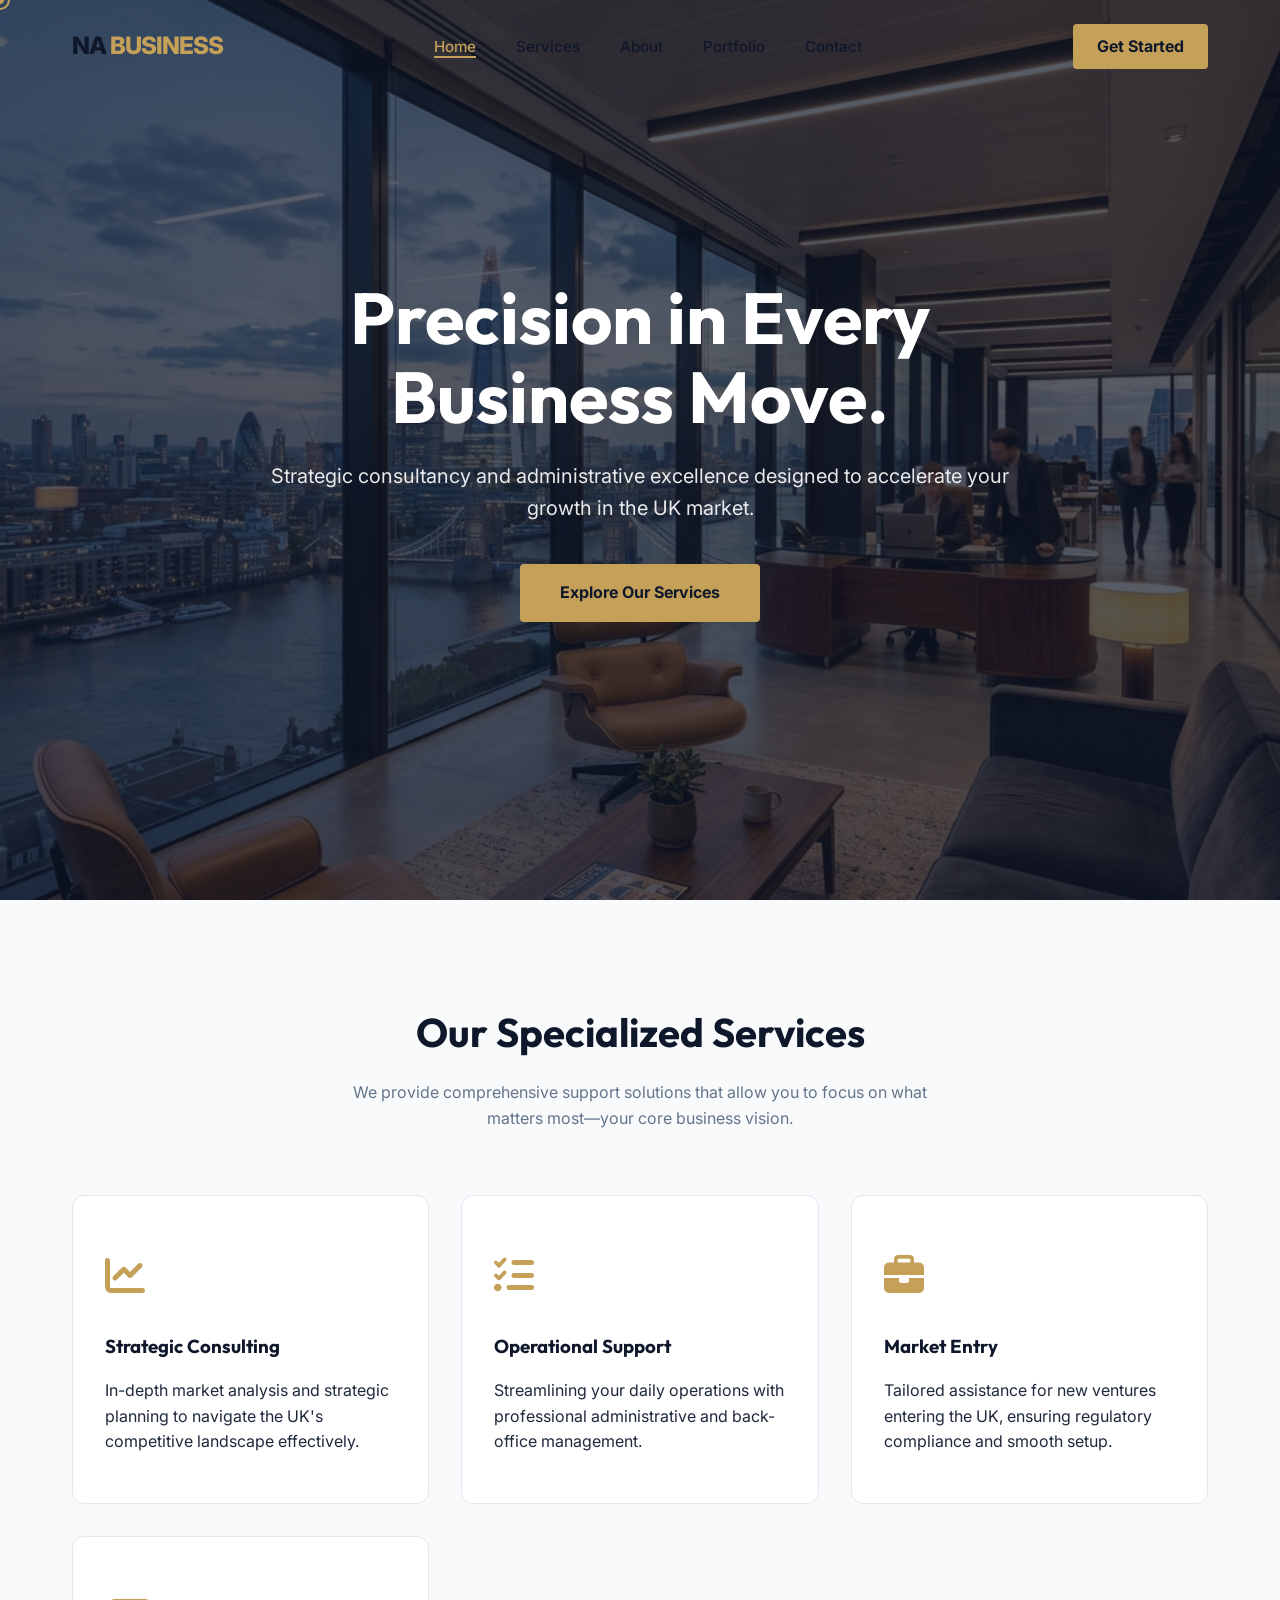
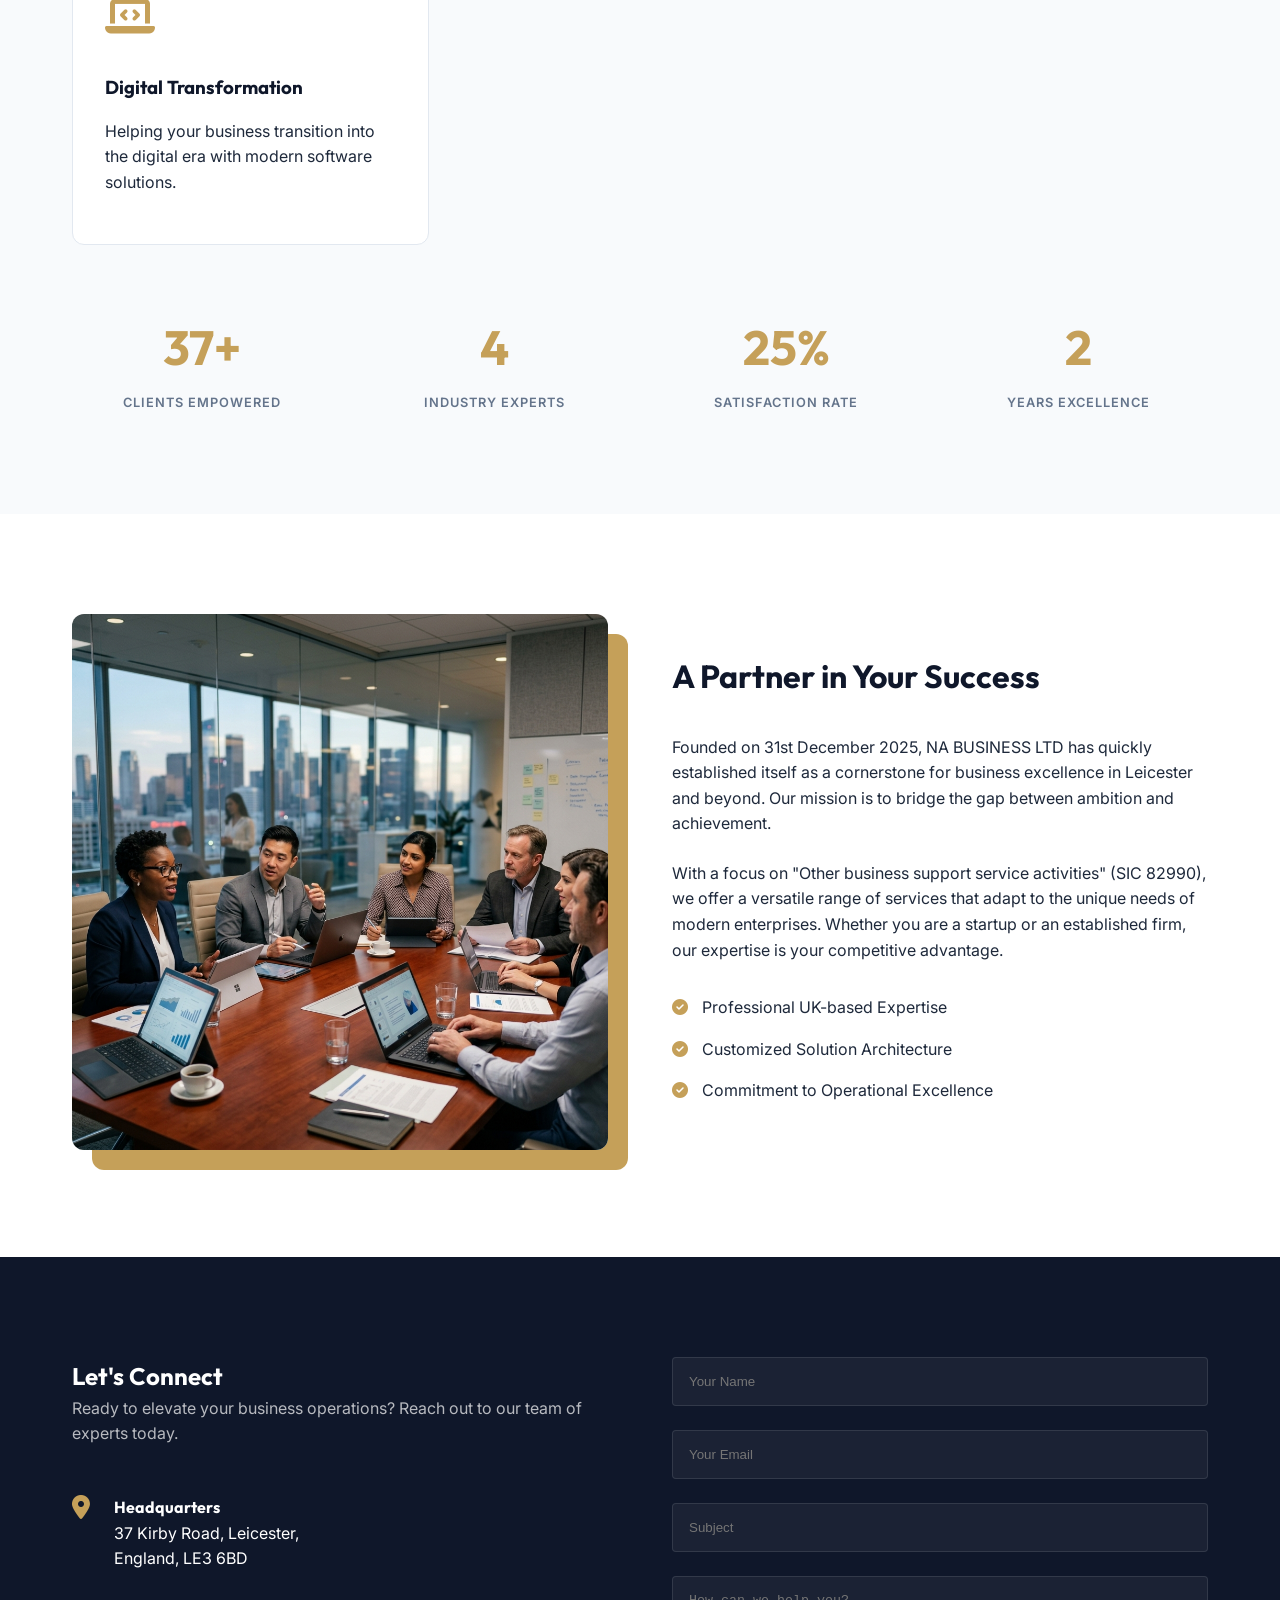
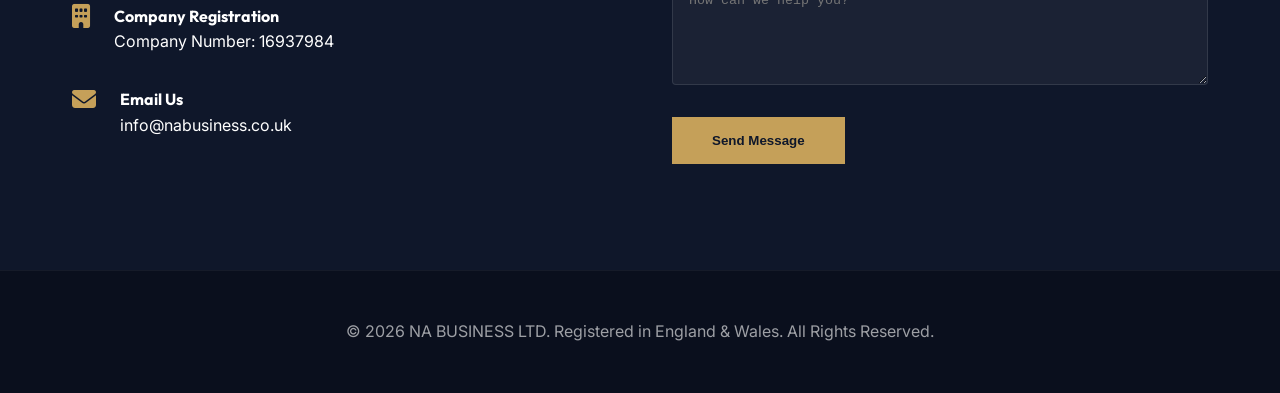
<file: index.html>
<!DOCTYPE html>
<html lang="en">
<head>
    <meta charset="UTF-8">
    <meta name="viewport" content="width=device-width, initial-scale=1.0">
    <title>NA BUSINESS LTD | Premier Business Support Services UK</title>
    <meta name="description" content="NA BUSINESS LTD provides elite business support and strategic consultancy services in the UK. Empowering businesses through innovation and excellence.">
    
    <!-- Fonts -->
    <link rel="preconnect" href="https://fonts.googleapis.com">
    <link rel="preconnect" href="https://fonts.gstatic.com" crossorigin>
    <link href="https://fonts.googleapis.com/css2?family=Inter:wght@400;500;600&family=Outfit:wght@700;800&display=swap" rel="stylesheet">
    
    <!-- Icons -->
    <link rel="stylesheet" href="https://cdnjs.cloudflare.com/ajax/libs/font-awesome/6.4.0/css/all.min.css">
    
    <!-- Styles -->
    <link rel="stylesheet" href="style.css">
</head>
<body>
    <div id="preloader">
        <div class="loader-content">
            <div class="loader-logo">NA <span>BUSINESS</span></div>
            <div class="loader-bar"></div>
        </div>
    </div>

    <div class="cursor"></div>
    <div class="cursor-follower"></div>
    <div class="scroll-progress"></div>

    <header id="header">
        <div class="container">
            <nav>
                <a href="#" class="logo">NA <span>BUSINESS</span></a>
                <ul class="nav-links">
                    <li><a href="index.html">Home</a></li>
                    <li><a href="services.html">Services</a></li>
                    <li><a href="about.html">About</a></li>
                    <li><a href="portfolio.html">Portfolio</a></li>
                    <li><a href="contact.html">Contact</a></li>
                </ul>
                <a href="contact.html" class="cta-button" style="padding: 0.6rem 1.5rem; animation: none;">Get Started</a>
            </nav>
        </div>
    </header>

    <main>
        <!-- Hero Section -->
        <section id="home" class="hero">
            <div class="container">
                <div class="hero-content">
                    <h1>Precision in Every Business Move.</h1>
                    <p>Strategic consultancy and administrative excellence designed to accelerate your growth in the UK market.</p>
                    <a href="services.html" class="cta-button">Explore Our Services</a>
                </div>
            </div>
        </section>

        <!-- Services Section -->
        <section id="services">
            <div class="container">
                <div class="section-header">
                    <h2>Our Specialized Services</h2>
                    <p>We provide comprehensive support solutions that allow you to focus on what matters most—your core business vision.</p>
                </div>
                <div class="services-grid">
                    <div class="service-card">
                        <div class="service-icon"><i class="fas fa-chart-line"></i></div>
                        <h3>Strategic Consulting</h3>
                        <p>In-depth market analysis and strategic planning to navigate the UK's competitive landscape effectively.</p>
                    </div>
                    <div class="service-card">
                        <div class="service-icon"><i class="fas fa-tasks"></i></div>
                        <h3>Operational Support</h3>
                        <p>Streamlining your daily operations with professional administrative and back-office management.</p>
                    </div>
                    <div class="service-card">
                        <div class="service-icon"><i class="fas fa-briefcase"></i></div>
                        <h3>Market Entry</h3>
                        <p>Tailored assistance for new ventures entering the UK, ensuring regulatory compliance and smooth setup.</p>
                    </div>
                    <div class="service-card">
                        <div class="service-icon"><i class="fas fa-laptop-code"></i></div>
                        <h3>Digital Transformation</h3>
                        <p>Helping your business transition into the digital era with modern software solutions.</p>
                    </div>
                </div>

                <div class="stats-container">
                    <div class="stat-item">
                        <h3 class="stat-number" data-target="150" data-suffix="+">0</h3>
                        <p>Clients Empowered</p>
                    </div>
                    <div class="stat-item">
                        <h3 class="stat-number" data-target="12" data-suffix="">0</h3>
                        <p>Industry Experts</p>
                    </div>
                    <div class="stat-item">
                        <h3 class="stat-number" data-target="100" data-suffix="%">0</h3>
                        <p>Satisfaction Rate</p>
                    </div>
                    <div class="stat-item">
                        <h3 class="stat-number" data-target="5" data-suffix="">0</h3>
                        <p>Years Excellence</p>
                    </div>
                </div>
            </div>
        </section>

        <!-- About Section -->
        <section id="about" class="about">
            <div class="container">
                <div class="about-wrapper">
                    <div class="about-image">
                        <img src="assets/images/about.png" alt="About NA BUSINESS LTD">
                    </div>
                    <div class="about-content">
                        <div class="section-header" style="text-align: left; margin-bottom: 2rem;">
                            <h2 style="font-size: 2rem;">A Partner in Your Success</h2>
                        </div>
                        <p style="margin-bottom: 1.5rem;">Founded on 31st December 2025, NA BUSINESS LTD has quickly established itself as a cornerstone for business excellence in Leicester and beyond. Our mission is to bridge the gap between ambition and achievement.</p>
                        <p style="margin-bottom: 1.5rem;">With a focus on "Other business support service activities" (SIC 82990), we offer a versatile range of services that adapt to the unique needs of modern enterprises. Whether you are a startup or an established firm, our expertise is your competitive advantage.</p>
                        <ul style="list-style: none; margin-top: 2rem;">
                            <li style="margin-bottom: 1rem;"><i class="fas fa-check-circle" style="color: var(--secondary); margin-right: 10px;"></i> Professional UK-based Expertise</li>
                            <li style="margin-bottom: 1rem;"><i class="fas fa-check-circle" style="color: var(--secondary); margin-right: 10px;"></i> Customized Solution Architecture</li>
                            <li style="margin-bottom: 1rem;"><i class="fas fa-check-circle" style="color: var(--secondary); margin-right: 10px;"></i> Commitment to Operational Excellence</li>
                        </ul>
                    </div>
                </div>
            </div>
        </section>

        <!-- Contact Section -->
        <section id="contact" class="contact">
            <div class="container">
                <div class="contact-grid">
                    <div class="contact-info">
                        <h2>Let's Connect</h2>
                        <p style="margin-bottom: 3rem; color: rgba(255,255,255,0.7);">Ready to elevate your business operations? Reach out to our team of experts today.</p>
                        
                        <div class="info-item">
                            <i class="fas fa-location-dot"></i>
                            <div>
                                <h4>Headquarters</h4>
                                <p>37 Kirby Road, Leicester,<br>England, LE3 6BD</p>
                            </div>
                        </div>
                        
                        <div class="info-item">
                            <i class="fas fa-building"></i>
                            <div>
                                <h4>Company Registration</h4>
                                <p>Company Number: 16937984</p>
                            </div>
                        </div>

                        <div class="info-item">
                            <i class="fas fa-envelope"></i>
                            <div>
                                <h4>Email Us</h4>
                                <p>info@nabusiness.co.uk</p>
                            </div>
                        </div>
                    </div>
                    
                    <div class="contact-form">
                        <form id="contactForm">
                            <input type="text" placeholder="Your Name" required>
                            <input type="email" placeholder="Your Email" required>
                            <input type="text" placeholder="Subject">
                            <textarea rows="5" placeholder="How can we help you?" required></textarea>
                            <button type="submit">Send Message</button>
                        </form>
                    </div>
                </div>
            </div>
        </section>
    </main>

    <footer>
        <div class="container">
            <p>&copy; 2026 NA BUSINESS LTD. Registered in England & Wales. All Rights Reserved.</p>
        </div>
    </footer>

    <script src="script.js"></script>
</body>
</html>
</file>
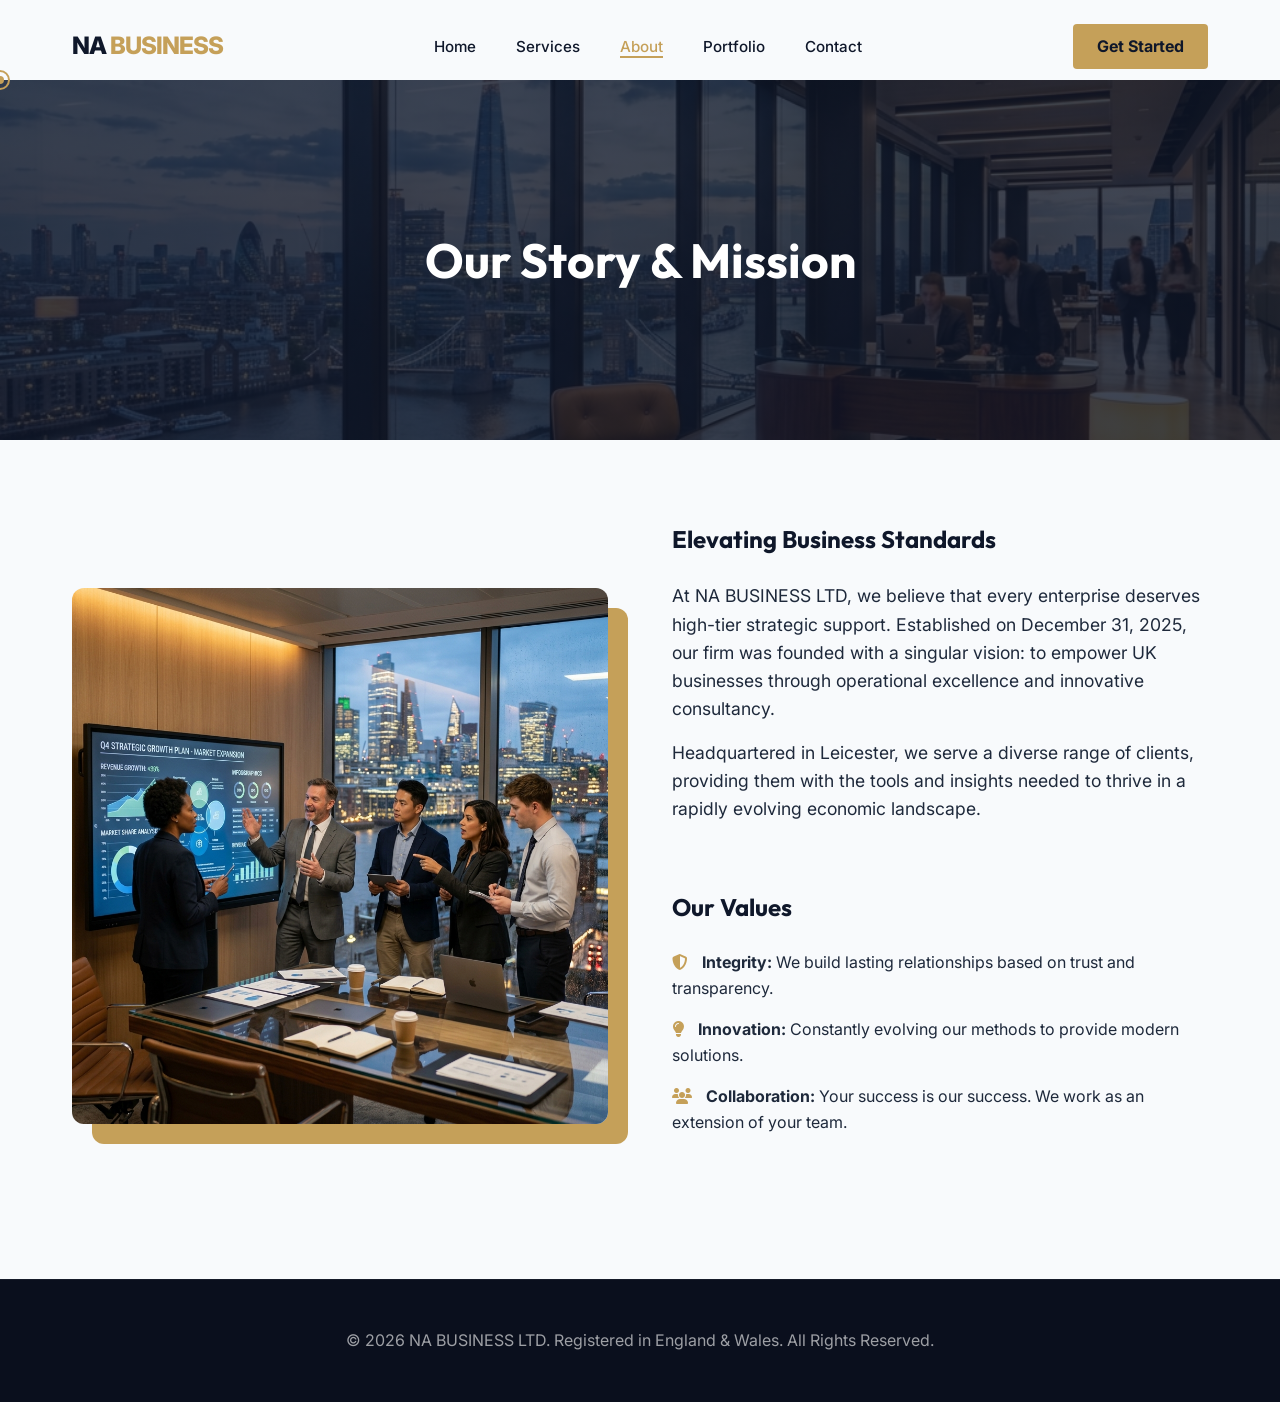
<file: about.html>
<!DOCTYPE html>
<html lang="en">
<head>
    <meta charset="UTF-8">
    <meta name="viewport" content="width=device-width, initial-scale=1.0">
    <title>About Us | NA BUSINESS LTD</title>
    <link rel="preconnect" href="https://fonts.googleapis.com">
    <link rel="preconnect" href="https://fonts.gstatic.com" crossorigin>
    <link href="https://fonts.googleapis.com/css2?family=Inter:wght@400;500;600&family=Outfit:wght@700;800&display=swap" rel="stylesheet">
    <link rel="stylesheet" href="https://cdnjs.cloudflare.com/ajax/libs/font-awesome/6.4.0/css/all.min.css">
    <link rel="stylesheet" href="style.css">
</head>
<body><div id="preloader"><div class="loader-content"><div class="loader-logo">NA <span>BUSINESS</span></div><div class="loader-bar"></div></div></div><div class="cursor"></div><div class="cursor-follower"></div><div class="scroll-progress"></div>
    <header id="header">
        <div class="container">
            <nav>
                <a href="index.html" class="logo">NA <span>BUSINESS</span></a>
                <ul class="nav-links">
                    <li><a href="index.html">Home</a></li>
                    <li><a href="services.html">Services</a></li>
                    <li><a href="about.html">About</a></li>
                    <li><a href="portfolio.html">Portfolio</a></li>
                    <li><a href="contact.html">Contact</a></li>
                </ul>
                <a href="contact.html" class="cta-button" style="padding: 0.6rem 1.5rem; animation: none;">Get Started</a>
            </nav>
        </div>
    </header>

    <div class="page-header">
        <div class="container">
            <h1>Our Story & Mission</h1>
        </div>
    </div>

    <section class="inner-section">
        <div class="container">
            <div class="about-wrapper">
                <div class="about-image">
                    <img src="assets/images/team.png" alt="Our Team">
                </div>
                <div class="about-content">
                    <div class="content-block">
                        <h2>Elevating Business Standards</h2>
                        <p>At NA BUSINESS LTD, we believe that every enterprise deserves high-tier strategic support. Established on December 31, 2025, our firm was founded with a singular vision: to empower UK businesses through operational excellence and innovative consultancy.</p>
                        <p>Headquartered in Leicester, we serve a diverse range of clients, providing them with the tools and insights needed to thrive in a rapidly evolving economic landscape.</p>
                    </div>
                    <div class="content-block">
                        <h2>Our Values</h2>
                        <ul style="list-style: none;">
                            <li style="margin-bottom: 1rem;"><i class="fas fa-shield-alt" style="color: var(--secondary); margin-right: 10px;"></i> <strong>Integrity:</strong> We build lasting relationships based on trust and transparency.</li>
                            <li style="margin-bottom: 1rem;"><i class="fas fa-lightbulb" style="color: var(--secondary); margin-right: 10px;"></i> <strong>Innovation:</strong> Constantly evolving our methods to provide modern solutions.</li>
                            <li style="margin-bottom: 1rem;"><i class="fas fa-users" style="color: var(--secondary); margin-right: 10px;"></i> <strong>Collaboration:</strong> Your success is our success. We work as an extension of your team.</li>
                        </ul>
                    </div>
                </div>
            </div>
        </div>
    </section>

    <footer>
        <div class="container">
            <p>&copy; 2026 NA BUSINESS LTD. Registered in England & Wales. All Rights Reserved.</p>
        </div>
    </footer>
    <script src="script.js"></script>
</body>
</html>
</file>
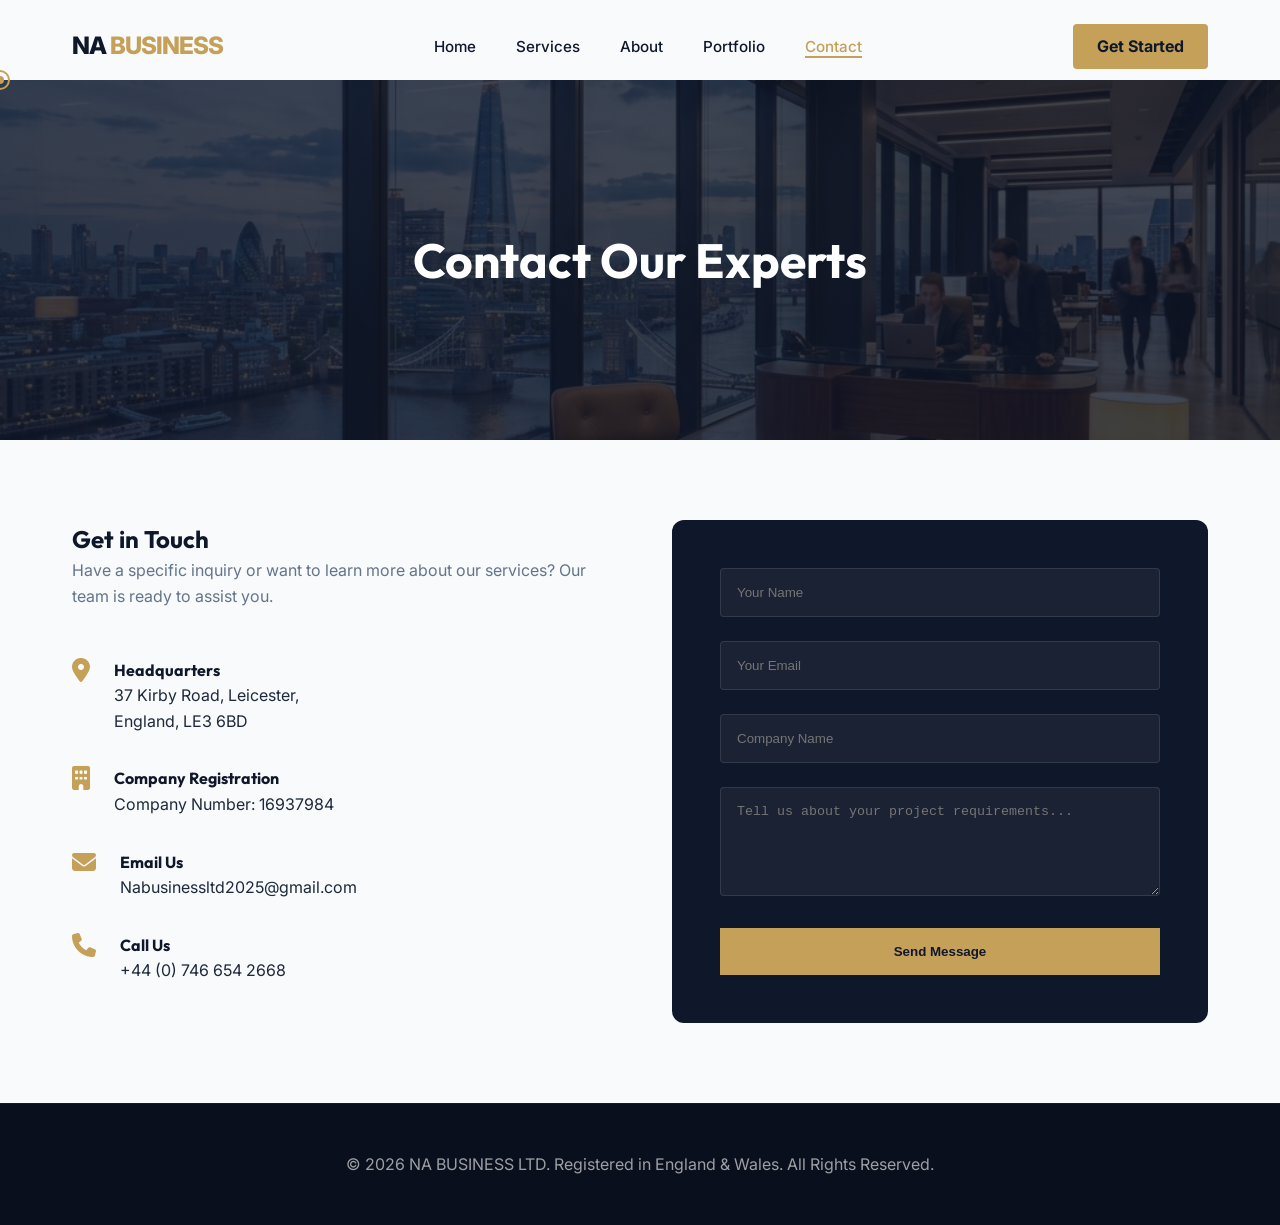
<file: contact.html>
<!DOCTYPE html>
<html lang="en">
<head>
    <meta charset="UTF-8">
    <meta name="viewport" content="width=device-width, initial-scale=1.0">
    <title>Contact Us | NA BUSINESS LTD</title>
    <link rel="preconnect" href="https://fonts.googleapis.com">
    <link rel="preconnect" href="https://fonts.gstatic.com" crossorigin>
    <link href="https://fonts.googleapis.com/css2?family=Inter:wght@400;500;600&family=Outfit:wght@700;800&display=swap" rel="stylesheet">
    <link rel="stylesheet" href="https://cdnjs.cloudflare.com/ajax/libs/font-awesome/6.4.0/css/all.min.css">
    <link rel="stylesheet" href="style.css">
</head>
<body><div id="preloader"><div class="loader-content"><div class="loader-logo">NA <span>BUSINESS</span></div><div class="loader-bar"></div></div></div><div class="cursor"></div><div class="cursor-follower"></div><div class="scroll-progress"></div>
    <header id="header">
        <div class="container">
            <nav>
                <a href="index.html" class="logo">NA <span>BUSINESS</span></a>
                <ul class="nav-links">
                    <li><a href="index.html">Home</a></li>
                    <li><a href="services.html">Services</a></li>
                    <li><a href="about.html">About</a></li>
                    <li><a href="portfolio.html">Portfolio</a></li>
                    <li><a href="contact.html">Contact</a></li>
                </ul>
                <a href="contact.html" class="cta-button" style="padding: 0.6rem 1.5rem; animation: none;">Get Started</a>
            </nav>
        </div>
    </header>

    <div class="page-header">
        <div class="container">
            <h1>Contact Our Experts</h1>
        </div>
    </div>

    <section class="inner-section">
        <div class="container">
            <div class="contact-grid">
                <div class="contact-info">
                    <h2 style="color: var(--primary);">Get in Touch</h2>
                    <p style="margin-bottom: 3rem; color: var(--text-muted);">Have a specific inquiry or want to learn more about our services? Our team is ready to assist you.</p>
                    
                    <div class="info-item" style="color: var(--text-main);">
                        <i class="fas fa-location-dot"></i>
                        <div>
                            <h4 style="color: var(--primary);">Headquarters</h4>
                            <p>37 Kirby Road, Leicester,<br>England, LE3 6BD</p>
                        </div>
                    </div>
                    
                    <div class="info-item" style="color: var(--text-main);">
                        <i class="fas fa-building"></i>
                        <div>
                            <h4 style="color: var(--primary);">Company Registration</h4>
                            <p>Company Number: 16937984</p>
                        </div>
                    </div>

                    <div class="info-item" style="color: var(--text-main);">
                        <i class="fas fa-envelope"></i>
                        <div>
                            <h4 style="color: var(--primary);">Email Us</h4>
                            <p>Nabusinessltd2025@gmail.com</p>
                        </div>
                    </div>

                    <div class="info-item" style="color: var(--text-main);">
                        <i class="fas fa-phone"></i>
                        <div>
                            <h4 style="color: var(--primary);">Call Us</h4>
                            <p>+44 (0) 746 654 2668</p>
                        </div>
                    </div>
                </div>
                
                <div class="contact-form" style="background: var(--primary); padding: 3rem; border-radius: 12px;">
                    <form id="contactForm">
                        <input type="text" placeholder="Your Name" required>
                        <input type="email" placeholder="Your Email" required>
                        <input type="text" placeholder="Company Name">
                        <textarea rows="5" placeholder="Tell us about your project requirements..." required></textarea>
                        <button type="submit" style="width: 100%;">Send Message</button>
                    </form>
                </div>
            </div>
        </div>
    </section>

    <footer>
        <div class="container">
            <p>&copy; 2026 NA BUSINESS LTD. Registered in England & Wales. All Rights Reserved.</p>
        </div>
    </footer>
    <script src="script.js"></script>
</body>
</html>
</file>
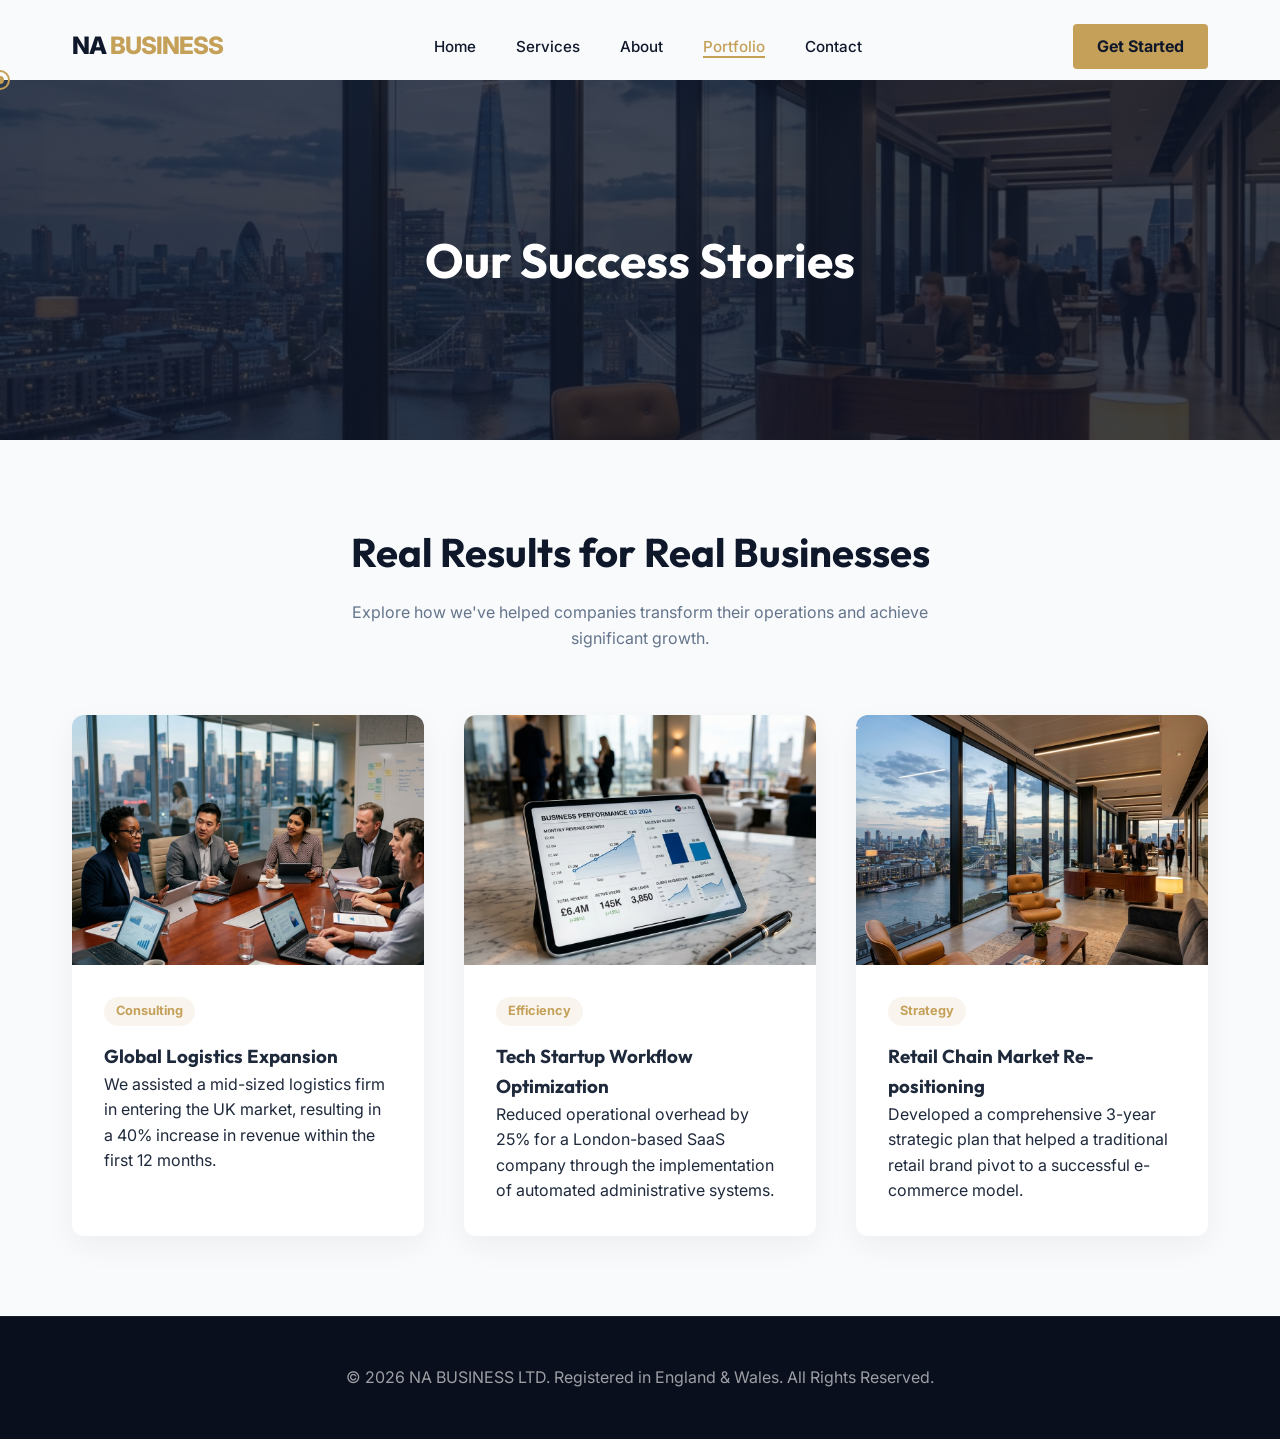
<file: portfolio.html>
<!DOCTYPE html>
<html lang="en">
<head>
    <meta charset="UTF-8">
    <meta name="viewport" content="width=device-width, initial-scale=1.0">
    <title>Portfolio | NA BUSINESS LTD</title>
    <link rel="preconnect" href="https://fonts.googleapis.com">
    <link rel="preconnect" href="https://fonts.gstatic.com" crossorigin>
    <link href="https://fonts.googleapis.com/css2?family=Inter:wght@400;500;600&family=Outfit:wght@700;800&display=swap" rel="stylesheet">
    <link rel="stylesheet" href="https://cdnjs.cloudflare.com/ajax/libs/font-awesome/6.4.0/css/all.min.css">
    <link rel="stylesheet" href="style.css">
</head>
<body><div id="preloader"><div class="loader-content"><div class="loader-logo">NA <span>BUSINESS</span></div><div class="loader-bar"></div></div></div><div class="cursor"></div><div class="cursor-follower"></div><div class="scroll-progress"></div>
    <header id="header">
        <div class="container">
            <nav>
                <a href="index.html" class="logo">NA <span>BUSINESS</span></a>
                <ul class="nav-links">
                    <li><a href="index.html">Home</a></li>
                    <li><a href="services.html">Services</a></li>
                    <li><a href="about.html">About</a></li>
                    <li><a href="portfolio.html">Portfolio</a></li>
                    <li><a href="contact.html">Contact</a></li>
                </ul>
                <a href="contact.html" class="cta-button" style="padding: 0.6rem 1.5rem; animation: none;">Get Started</a>
            </nav>
        </div>
    </header>

    <div class="page-header">
        <div class="container">
            <h1>Our Success Stories</h1>
        </div>
    </div>

    <section class="inner-section">
        <div class="container">
            <div class="section-header">
                <h2>Real Results for Real Businesses</h2>
                <p>Explore how we've helped companies transform their operations and achieve significant growth.</p>
            </div>
            
            <div class="portfolio-grid">
                <div class="portfolio-card">
                    <div class="portfolio-img" style="background-image: url('assets/images/about.png');"></div>
                    <div class="portfolio-content">
                        <span class="portfolio-tag">Consulting</span>
                        <h3>Global Logistics Expansion</h3>
                        <p>We assisted a mid-sized logistics firm in entering the UK market, resulting in a 40% increase in revenue within the first 12 months.</p>
                    </div>
                </div>
                
                <div class="portfolio-card">
                    <div class="portfolio-img" style="background-image: url('assets/images/services.png');"></div>
                    <div class="portfolio-content">
                        <span class="portfolio-tag">Efficiency</span>
                        <h3>Tech Startup Workflow Optimization</h3>
                        <p>Reduced operational overhead by 25% for a London-based SaaS company through the implementation of automated administrative systems.</p>
                    </div>
                </div>
                
                <div class="portfolio-card">
                    <div class="portfolio-img" style="background-image: url('assets/images/hero.png');"></div>
                    <div class="portfolio-content">
                        <span class="portfolio-tag">Strategy</span>
                        <h3>Retail Chain Market Re-positioning</h3>
                        <p>Developed a comprehensive 3-year strategic plan that helped a traditional retail brand pivot to a successful e-commerce model.</p>
                    </div>
                </div>
            </div>
        </div>
    </section>

    <footer>
        <div class="container">
            <p>&copy; 2026 NA BUSINESS LTD. Registered in England & Wales. All Rights Reserved.</p>
        </div>
    </footer>
    <script src="script.js"></script>
</body>
</html>
</file>
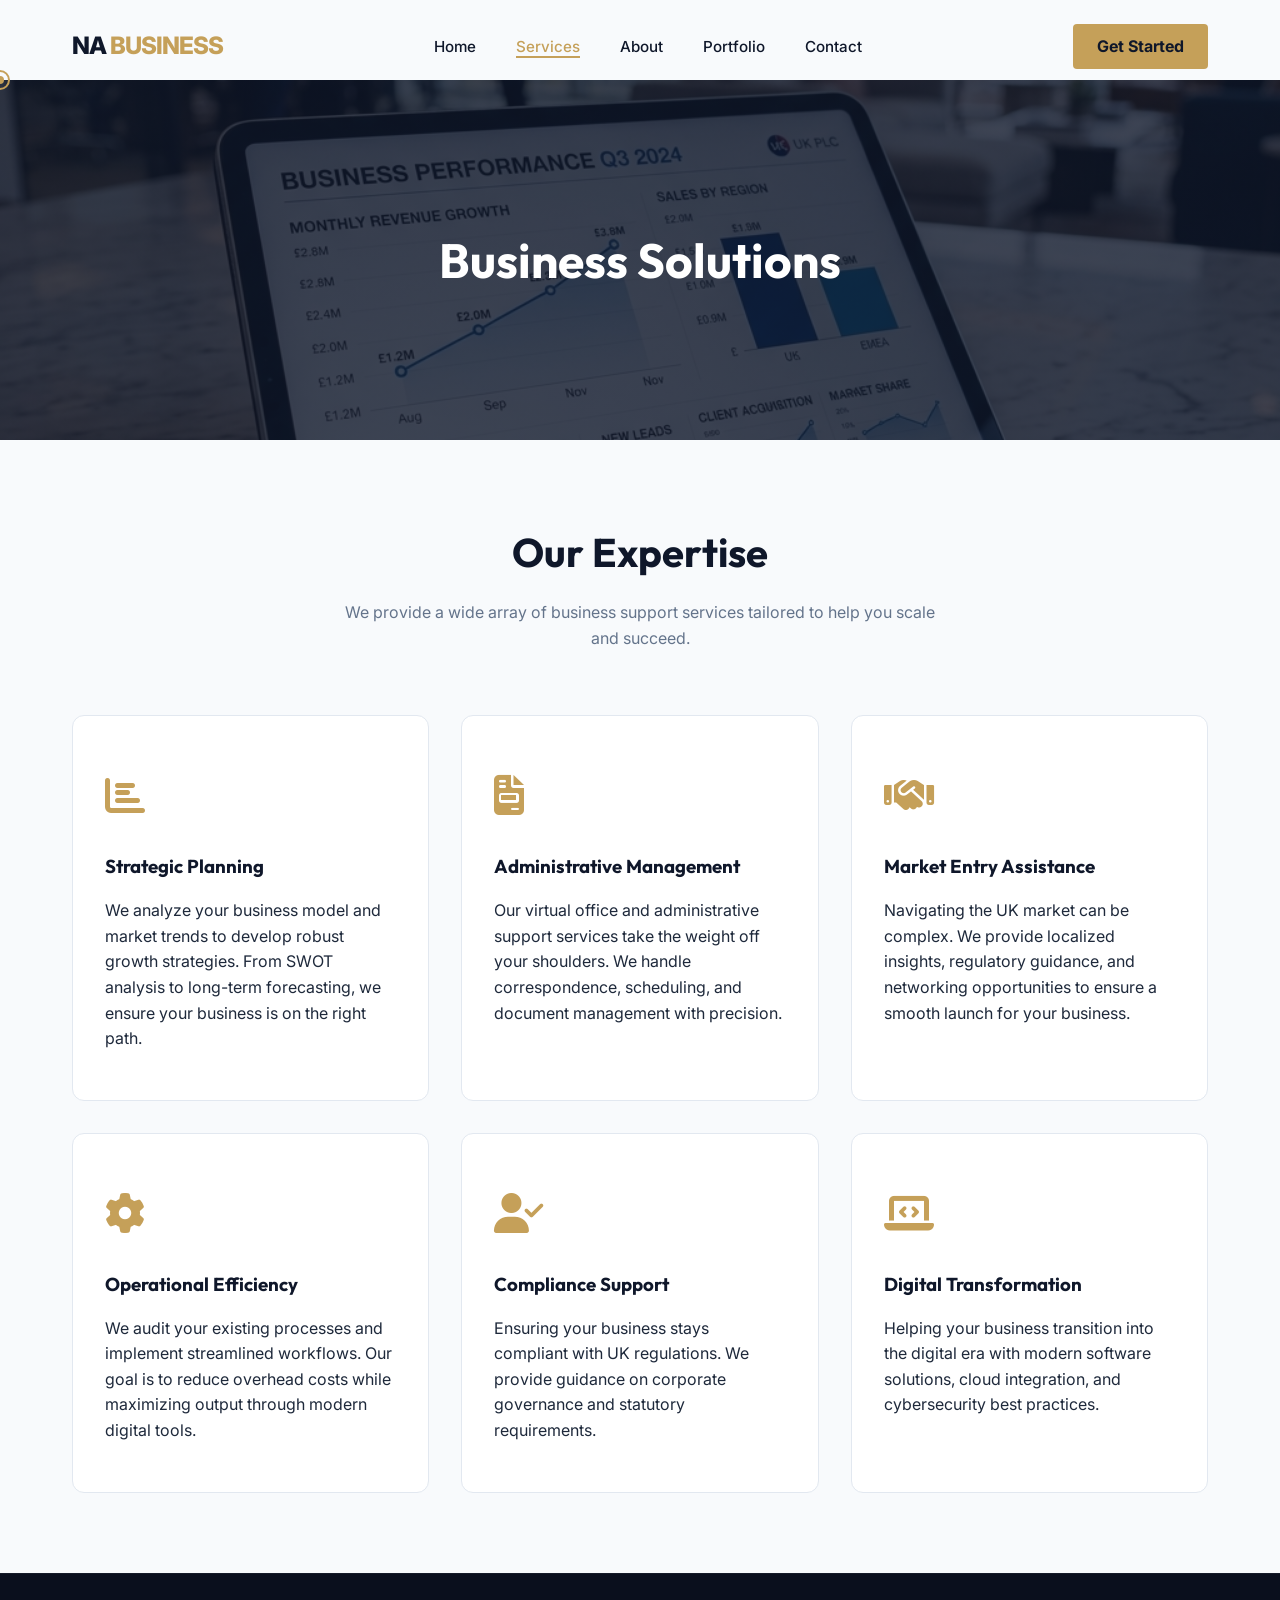
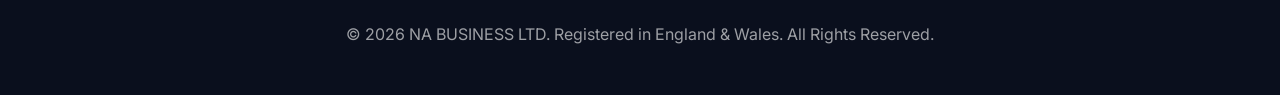
<file: services.html>
<!DOCTYPE html>
<html lang="en">
<head>
    <meta charset="UTF-8">
    <meta name="viewport" content="width=device-width, initial-scale=1.0">
    <title>Our Services | NA BUSINESS LTD</title>
    <link rel="preconnect" href="https://fonts.googleapis.com">
    <link rel="preconnect" href="https://fonts.gstatic.com" crossorigin>
    <link href="https://fonts.googleapis.com/css2?family=Inter:wght@400;500;600&family=Outfit:wght@700;800&display=swap" rel="stylesheet">
    <link rel="stylesheet" href="https://cdnjs.cloudflare.com/ajax/libs/font-awesome/6.4.0/css/all.min.css">
    <link rel="stylesheet" href="style.css">
</head>
<body><div id="preloader"><div class="loader-content"><div class="loader-logo">NA <span>BUSINESS</span></div><div class="loader-bar"></div></div></div><div class="cursor"></div><div class="cursor-follower"></div><div class="scroll-progress"></div>
    <header id="header">
        <div class="container">
            <nav>
                <a href="index.html" class="logo">NA <span>BUSINESS</span></a>
                <ul class="nav-links">
                    <li><a href="index.html">Home</a></li>
                    <li><a href="services.html">Services</a></li>
                    <li><a href="about.html">About</a></li>
                    <li><a href="portfolio.html">Portfolio</a></li>
                    <li><a href="contact.html">Contact</a></li>
                </ul>
                <a href="contact.html" class="cta-button" style="padding: 0.6rem 1.5rem; animation: none;">Get Started</a>
            </nav>
        </div>
    </header>

    <div class="page-header" style="background-image: linear-gradient(rgba(15, 23, 42, 0.8), rgba(15, 23, 42, 0.8)), url('assets/images/services.png');">
        <div class="container">
            <h1>Business Solutions</h1>
        </div>
    </div>

    <section class="inner-section">
        <div class="container">
            <div class="section-header">
                <h2>Our Expertise</h2>
                <p>We provide a wide array of business support services tailored to help you scale and succeed.</p>
            </div>
            
            <div class="services-grid">
                <div class="service-card">
                    <div class="service-icon"><i class="fas fa-chart-bar"></i></div>
                    <h3>Strategic Planning</h3>
                    <p>We analyze your business model and market trends to develop robust growth strategies. From SWOT analysis to long-term forecasting, we ensure your business is on the right path.</p>
                </div>
                <div class="service-card">
                    <div class="service-icon"><i class="fas fa-file-invoice"></i></div>
                    <h3>Administrative Management</h3>
                    <p>Our virtual office and administrative support services take the weight off your shoulders. We handle correspondence, scheduling, and document management with precision.</p>
                </div>
                <div class="service-card">
                    <div class="service-icon"><i class="fas fa-handshake"></i></div>
                    <h3>Market Entry Assistance</h3>
                    <p>Navigating the UK market can be complex. We provide localized insights, regulatory guidance, and networking opportunities to ensure a smooth launch for your business.</p>
                </div>
                <div class="service-card">
                    <div class="service-icon"><i class="fas fa-cog"></i></div>
                    <h3>Operational Efficiency</h3>
                    <p>We audit your existing processes and implement streamlined workflows. Our goal is to reduce overhead costs while maximizing output through modern digital tools.</p>
                </div>
                <div class="service-card">
                    <div class="service-icon"><i class="fas fa-user-check"></i></div>
                    <h3>Compliance Support</h3>
                    <p>Ensuring your business stays compliant with UK regulations. We provide guidance on corporate governance and statutory requirements.</p>
                </div>
                <div class="service-card">
                    <div class="service-icon"><i class="fas fa-laptop-code"></i></div>
                    <h3>Digital Transformation</h3>
                    <p>Helping your business transition into the digital era with modern software solutions, cloud integration, and cybersecurity best practices.</p>
                </div>
            </div>
        </div>
    </section>

    <footer>
        <div class="container">
            <p>&copy; 2026 NA BUSINESS LTD. Registered in England & Wales. All Rights Reserved.</p>
        </div>
    </footer>
    <script src="script.js"></script>
</body>
</html>
</file>
<file: style.css>
:root {
    --primary: #0f172a;
    --secondary: #c5a059;
    --accent: #3b82f6;
    --text-main: #1e293b;
    --text-muted: #64748b;
    --bg-light: #f8fafc;
    --white: #ffffff;
    --glass: rgba(255, 255, 255, 0.8);
    --transition: all 0.3s cubic-bezier(0.4, 0, 0.2, 1);
}

/* Custom Cursor */
.cursor {
    width: 20px;
    height: 20px;
    border: 2px solid var(--secondary);
    border-radius: 50%;
    position: fixed;
    pointer-events: none;
    z-index: 9999;
    transition: transform 0.1s ease;
    transform: translate(-50%, -50%);
}

.cursor-follower {
    width: 8px;
    height: 8px;
    background: var(--secondary);
    border-radius: 50%;
    position: fixed;
    pointer-events: none;
    z-index: 9999;
    transform: translate(-50%, -50%);
}

/* Preloader */
#preloader {
    position: fixed;
    top: 0;
    left: 0;
    width: 100%;
    height: 100%;
    background: var(--primary);
    display: flex;
    justify-content: center;
    align-items: center;
    z-index: 10000;
    transition: opacity 0.5s ease;
}

.loader-content {
    text-align: center;
}

.loader-logo {
    font-size: 2rem;
    font-weight: 800;
    color: var(--white);
    margin-bottom: 1rem;
    font-family: 'Outfit', sans-serif;
}

.loader-logo span { color: var(--secondary); }

.loader-bar {
    width: 150px;
    height: 2px;
    background: rgba(255,255,255,0.1);
    position: relative;
    overflow: hidden;
}

.loader-bar::after {
    content: '';
    position: absolute;
    left: -100%;
    width: 100%;
    height: 100%;
    background: var(--secondary);
    animation: loading 1.5s infinite;
}

@keyframes loading {
    to { left: 100%; }
}

/* Scroll Progress Bar */
.scroll-progress {
    position: fixed;
    top: 0;
    left: 0;
    width: 0%;
    height: 3px;
    background: var(--secondary);
    z-index: 1001;
}

* {
    margin: 0;
    padding: 0;
    box-sizing: border-box;
}

body {
    font-family: 'Inter', sans-serif;
    color: var(--text-main);
    background-color: var(--bg-light);
    line-height: 1.6;
    overflow-x: hidden;
}

h1, h2, h3, h4 {
    font-family: 'Outfit', sans-serif;
    font-weight: 700;
}

/* Header & Navigation */
header {
    position: fixed;
    top: 0;
    width: 100%;
    z-index: 1000;
    padding: 1.5rem 0;
    transition: var(--transition);
}

header.scrolled {
    background: var(--glass);
    backdrop-filter: blur(10px);
    padding: 1rem 0;
    box-shadow: 0 4px 30px rgba(0, 0, 0, 0.1);
}

.container {
    max-width: 1200px;
    margin: 0 auto;
    padding: 0 2rem;
}

nav {
    display: flex;
    justify-content: space-between;
    align-items: center;
}

.logo {
    font-size: 1.5rem;
    font-weight: 800;
    color: var(--primary);
    text-decoration: none;
    letter-spacing: -1px;
}

.logo span {
    color: var(--secondary);
}

.nav-links {
    display: flex;
    list-style: none;
    gap: 2.5rem;
}

.nav-links a {
    text-decoration: none;
    color: var(--primary);
    font-weight: 500;
    font-size: 0.95rem;
    transition: var(--transition);
}

.nav-links a:hover {
    color: var(--secondary);
}

/* Hero Section */
.hero {
    height: 100vh;
    display: flex;
    align-items: center;
    background: linear-gradient(rgba(15, 23, 42, 0.7), rgba(15, 23, 42, 0.7)), url('assets/images/hero.png');
    background-size: cover;
    background-position: center;
    color: var(--white);
    text-align: center;
}

.hero-content {
    max-width: 800px;
    margin: 0 auto;
}

.hero h1 {
    font-size: 4.5rem;
    line-height: 1.1;
    margin-bottom: 1.5rem;
    animation: fadeInUp 1s ease-out;
}

.hero p {
    font-size: 1.25rem;
    margin-bottom: 2.5rem;
    color: rgba(255, 255, 255, 0.9);
    animation: fadeInUp 1s ease-out 0.2s backwards;
}

.cta-button {
    display: inline-block;
    padding: 1rem 2.5rem;
    background-color: var(--secondary);
    color: var(--primary);
    text-decoration: none;
    font-weight: 700;
    border-radius: 4px;
    transition: var(--transition);
    animation: fadeInUp 1s ease-out 0.4s backwards;
}

.cta-button:hover {
    background-color: #b58d4a;
    transform: translateY(-3px) scale(1.05);
    box-shadow: 0 10px 20px rgba(0,0,0,0.2);
}

/* Stats Section */
.stats-container {
    display: grid;
    grid-template-columns: repeat(auto-fit, minmax(200px, 1fr));
    gap: 2rem;
    margin-top: 4rem;
    text-align: center;
}

.stat-item h3 {
    font-size: 3rem;
    color: var(--secondary);
    margin-bottom: 0.5rem;
}

.stat-item p {
    color: var(--text-muted);
    font-weight: 600;
    text-transform: uppercase;
    letter-spacing: 1px;
    font-size: 0.8rem;
}

/* Sections General */
section {
    padding: 100px 0;
}

.section-header {
    text-align: center;
    margin-bottom: 4rem;
}

.section-header h2 {
    font-size: 2.5rem;
    color: var(--primary);
    margin-bottom: 1rem;
}

.section-header p {
    color: var(--text-muted);
    max-width: 600px;
    margin: 0 auto;
}

/* Services */
.services-grid {
    display: grid;
    grid-template-columns: repeat(auto-fit, minmax(280px, 1fr));
    gap: 2rem;
}

.service-card {
    background: var(--white);
    padding: 3rem 2rem;
    border-radius: 12px;
    transition: var(--transition);
    border: 1px solid #e2e8f0;
}

.service-card:hover {
    transform: translateY(-10px);
    box-shadow: 0 20px 40px rgba(0,0,0,0.05);
    border-color: var(--secondary);
}

.service-icon {
    font-size: 2.5rem;
    color: var(--secondary);
    margin-bottom: 1.5rem;
}

.service-card h3 {
    margin-bottom: 1rem;
    color: var(--primary);
}

/* About Section */
.about {
    background-color: var(--white);
}

.about-wrapper {
    display: flex;
    align-items: center;
    gap: 4rem;
}

.about-image {
    flex: 1;
    position: relative;
}

.about-image img {
    width: 100%;
    border-radius: 12px;
    box-shadow: 20px 20px 0 var(--secondary);
}

.about-content {
    flex: 1;
}

/* Contact Section */
.contact {
    background-color: var(--primary);
    color: var(--white);
}

.contact h2 {
    color: var(--white);
}

.contact-grid {
    display: grid;
    grid-template-columns: repeat(auto-fit, minmax(300px, 1fr));
    gap: 4rem;
}

.contact-info h3 {
    font-size: 1.5rem;
    margin-bottom: 2rem;
    color: var(--secondary);
}

.info-item {
    display: flex;
    gap: 1.5rem;
    margin-bottom: 2rem;
}

.info-item i {
    font-size: 1.5rem;
    color: var(--secondary);
}

.contact-form input, 
.contact-form textarea {
    width: 100%;
    padding: 1rem;
    margin-bottom: 1.5rem;
    background: rgba(255,255,255,0.05);
    border: 1px solid rgba(255,255,255,0.1);
    color: var(--white);
    border-radius: 4px;
}

.contact-form button {
    padding: 1rem 2.5rem;
    background: var(--secondary);
    border: none;
    color: var(--primary);
    font-weight: 700;
    cursor: pointer;
    transition: var(--transition);
}

/* Page Header */
.page-header {
    height: 40vh;
    display: flex;
    align-items: center;
    background: linear-gradient(rgba(15, 23, 42, 0.8), rgba(15, 23, 42, 0.8)), url('assets/images/hero.png');
    background-size: cover;
    background-position: center;
    color: var(--white);
    margin-top: 80px;
}

.page-header h1 {
    font-size: 3rem;
}

/* Inner Sections */
.inner-section {
    padding: 80px 0;
}

.content-block {
    margin-bottom: 4rem;
}

.content-block h2 {
    margin-bottom: 1.5rem;
    color: var(--primary);
}

.content-block p {
    margin-bottom: 1rem;
    color: var(--text-main);
    font-size: 1.1rem;
}

/* Portfolio/Case Studies */
.portfolio-grid {
    display: grid;
    grid-template-columns: repeat(auto-fit, minmax(350px, 1fr));
    gap: 2.5rem;
}

.portfolio-card {
    background: var(--white);
    border-radius: 12px;
    overflow: hidden;
    box-shadow: 0 10px 30px rgba(0,0,0,0.05);
    transition: var(--transition);
}

.portfolio-card:hover {
    transform: translateY(-5px);
}

.portfolio-img {
    height: 250px;
    background-size: cover;
    background-position: center;
}

.portfolio-content {
    padding: 2rem;
}

.portfolio-tag {
    display: inline-block;
    padding: 0.25rem 0.75rem;
    background: rgba(197, 160, 89, 0.1);
    color: var(--secondary);
    font-size: 0.8rem;
    font-weight: 700;
    border-radius: 50px;
    margin-bottom: 1rem;
}

/* Footer & Other Animations */
footer {
    padding: 3rem 0;
    background: #0a0f1d;
    color: rgba(255,255,255,0.6);
    text-align: center;
    border-top: 1px solid rgba(255,255,255,0.05);
}

/* Animations */
@keyframes fadeInUp {
    from {
        opacity: 0;
        transform: translateY(30px);
    }
    to {
        opacity: 1;
        transform: translateY(0);
    }
}

@media (max-width: 768px) {
    .hero h1 { font-size: 2.5rem; }
    .about-wrapper { flex-direction: column; }
    .nav-links { display: none; }
}
</file>
